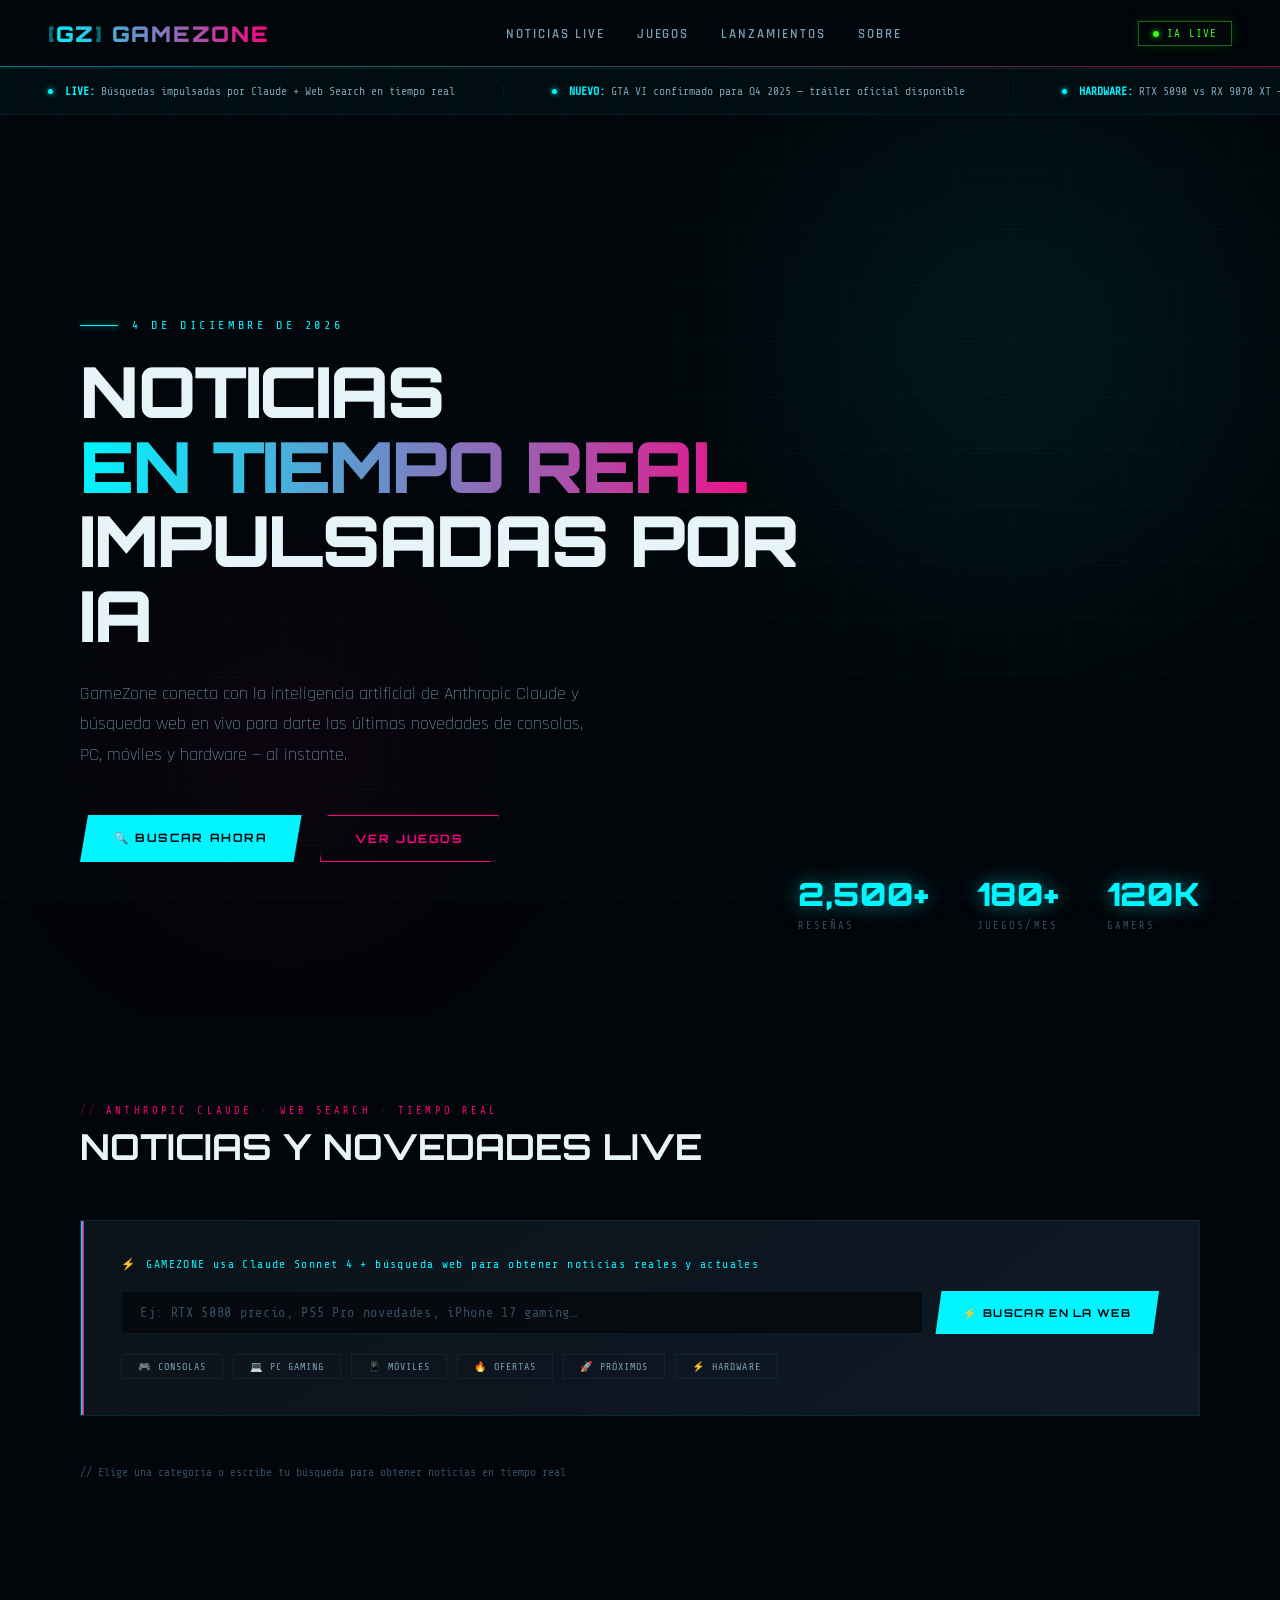
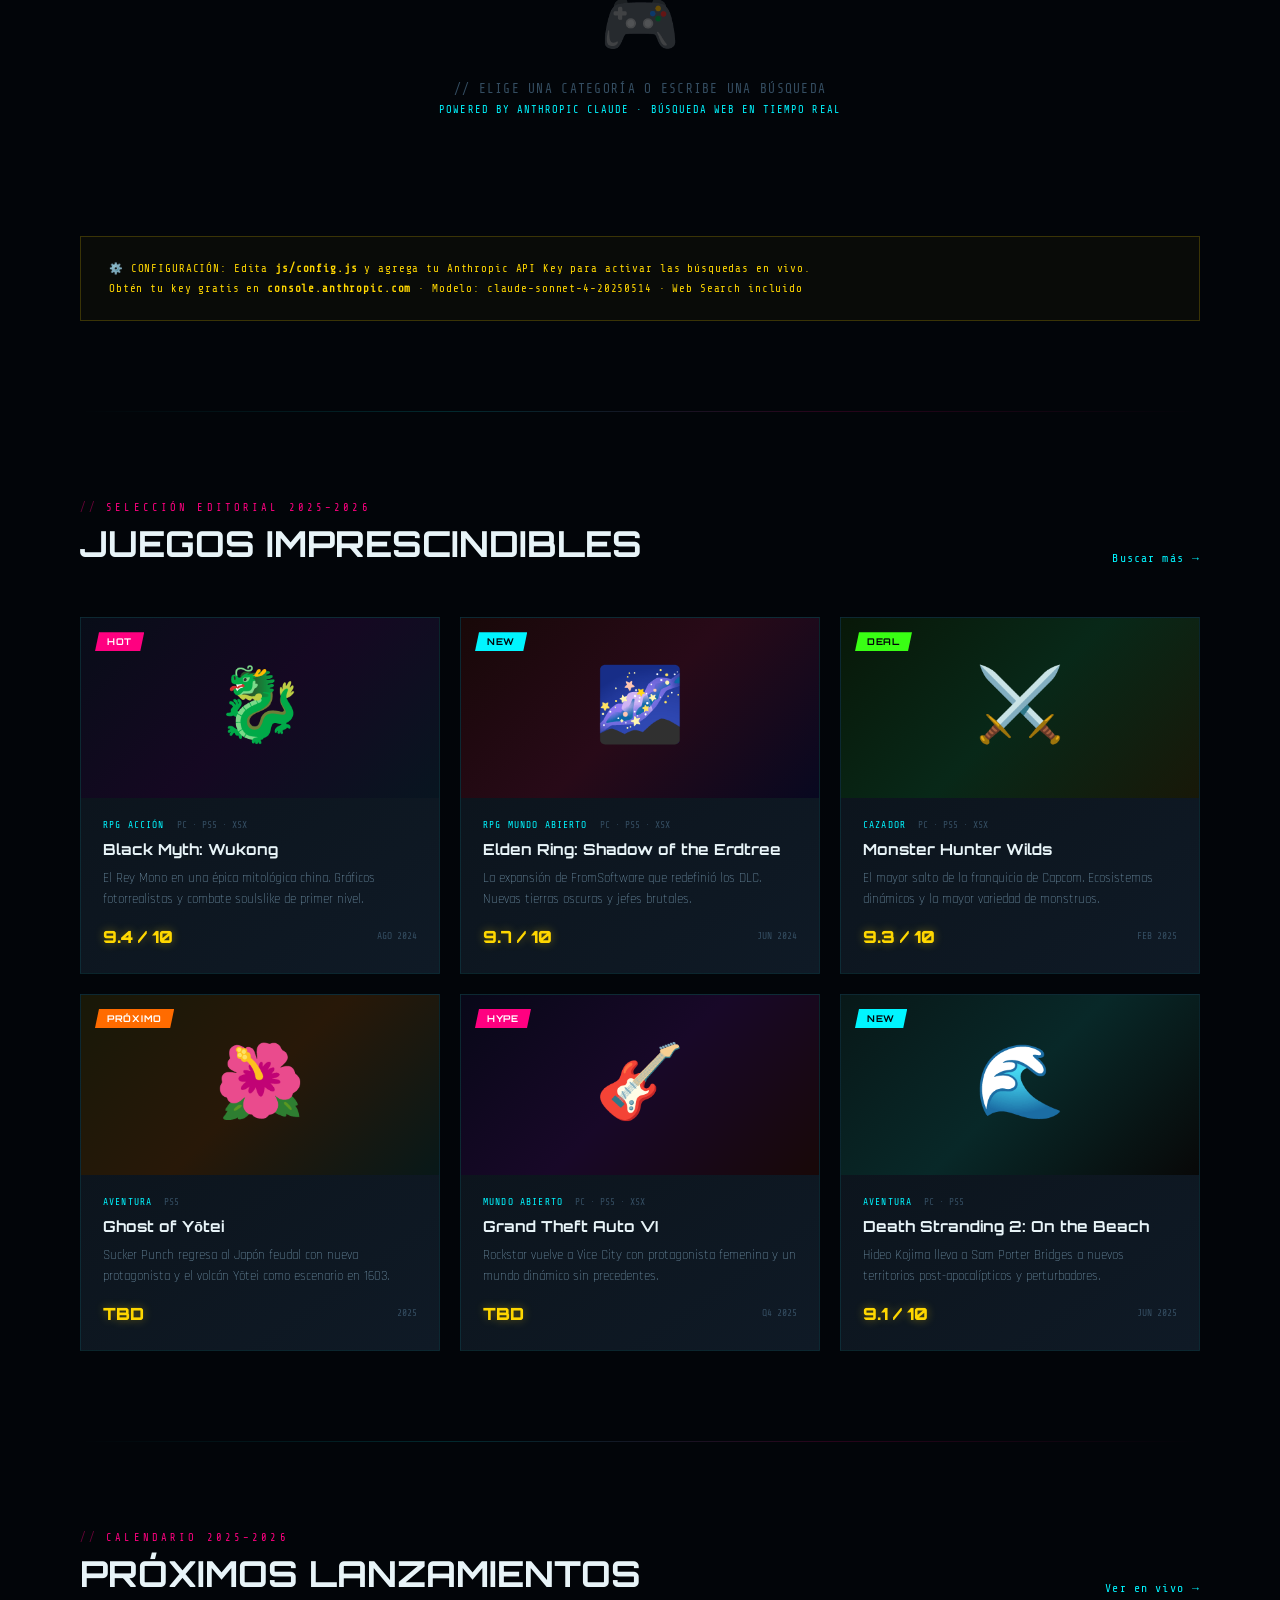
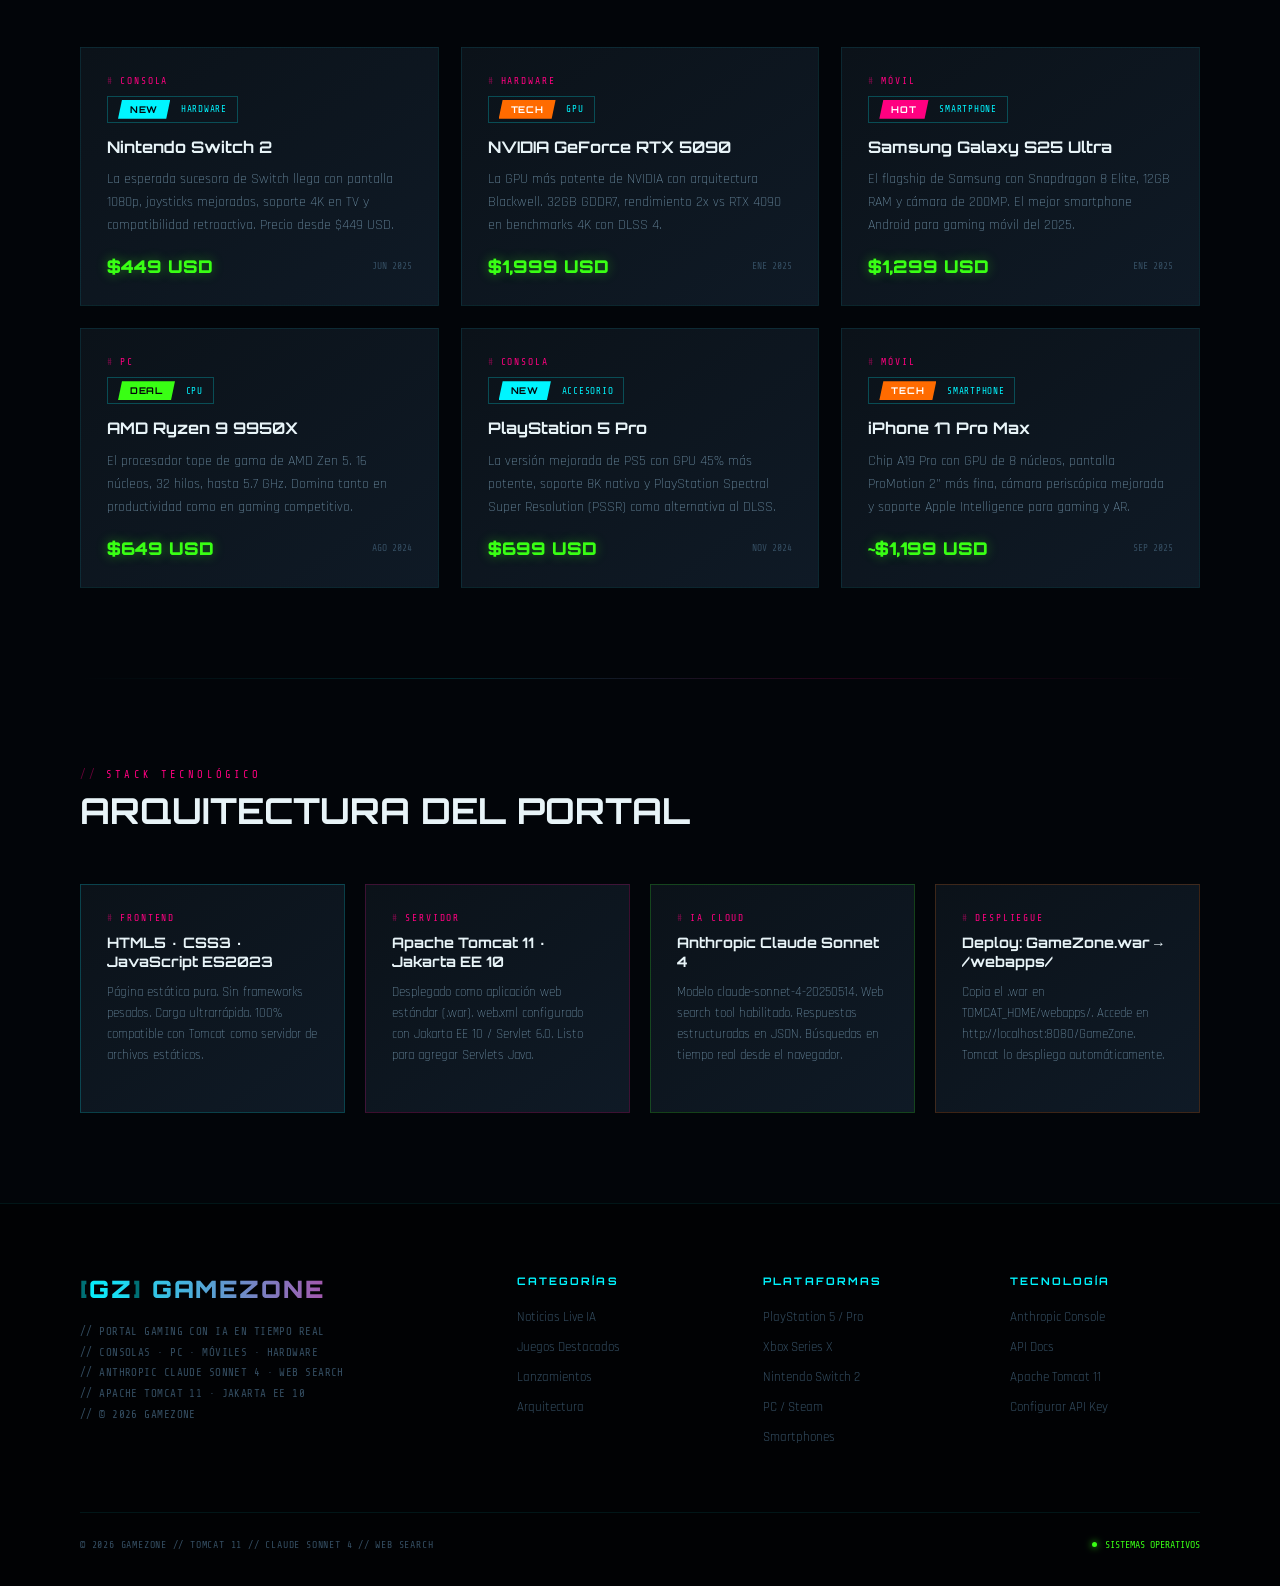
<file: index.html>
<!DOCTYPE html>
<html lang="es">
<head>
    <meta charset="UTF-8">
    <meta name="viewport" content="width=device-width, initial-scale=1.0">
    <meta name="description" content="GameZone Live – Portal de gaming con noticias y novedades en tiempo real impulsado por IA. Consolas, PC, móviles, hardware y ofertas.">
    <title>GameZone LIVE // Portal Gaming con IA</title>
    <link rel="stylesheet" href="css/style.css">
    <link rel="icon" type="image/svg+xml" href="data:image/svg+xml,%3Csvg xmlns='http://www.w3.org/2000/svg' viewBox='0 0 32 32'%3E%3Crect width='32' height='32' fill='%23020509'/%3E%3Ctext x='3' y='24' font-size='22' fill='%2300f5ff'%3E⬡%3C/text%3E%3C/svg%3E">
    <script src="js/config.js"></script>
</head>
<body>

<!-- ════════ NAVBAR ════════ -->
<nav class="navbar">
    <a href="#" class="nav-logo"><span class="logo-br">[</span>GZ<span class="logo-br">]</span> GAMEZONE</a>
    <ul class="nav-links">
        <li><a href="#live">Noticias Live</a></li>
        <li><a href="#juegos">Juegos</a></li>
        <li><a href="#lanzamientos">Lanzamientos</a></li>
        <li><a href="#sobre">Sobre</a></li>
    </ul>
    <div class="nav-live"><div class="live-dot"></div>IA LIVE</div>
</nav>

<!-- ════════ TICKER ════════ -->
<div class="ticker" style="margin-top:68px;">
    <div class="ticker-track">
        <div class="ticker-item"><div class="t-dot"></div><span class="t-txt"><strong>LIVE:</strong> Búsquedas impulsadas por Claude + Web Search en tiempo real</span></div>
        <div class="ticker-item"><div class="t-dot"></div><span class="t-txt"><strong>NUEVO:</strong> GTA VI confirmado para Q4 2025 — tráiler oficial disponible</span></div>
        <div class="ticker-item"><div class="t-dot"></div><span class="t-txt"><strong>HARDWARE:</strong> RTX 5090 vs RX 9070 XT — comparativa de rendimiento publicada</span></div>
        <div class="ticker-item"><div class="t-dot"></div><span class="t-txt"><strong>CONSOLAS:</strong> Nintendo Switch 2 disponible desde Junio 2025</span></div>
        <div class="ticker-item"><div class="t-dot"></div><span class="t-txt"><strong>MÓVIL:</strong> Samsung Galaxy S25 Ultra vs iPhone 16 Pro — benchmark gaming</span></div>
        <div class="ticker-item"><div class="t-dot"></div><span class="t-txt"><strong>OFERTA:</strong> Steam Weekend Deal — hasta 80% de descuento en títulos AAA</span></div>
        <div class="ticker-item"><div class="t-dot"></div><span class="t-txt"><strong>IA:</strong> GameZone usa Anthropic Claude Sonnet 4 con búsqueda web en vivo</span></div>
        <!-- duplicate for loop -->
        <div class="ticker-item"><div class="t-dot"></div><span class="t-txt"><strong>LIVE:</strong> Búsquedas impulsadas por Claude + Web Search en tiempo real</span></div>
        <div class="ticker-item"><div class="t-dot"></div><span class="t-txt"><strong>NUEVO:</strong> GTA VI confirmado para Q4 2025 — tráiler oficial disponible</span></div>
        <div class="ticker-item"><div class="t-dot"></div><span class="t-txt"><strong>HARDWARE:</strong> RTX 5090 vs RX 9070 XT — comparativa de rendimiento publicada</span></div>
        <div class="ticker-item"><div class="t-dot"></div><span class="t-txt"><strong>CONSOLAS:</strong> Nintendo Switch 2 disponible desde Junio 2025</span></div>
        <div class="ticker-item"><div class="t-dot"></div><span class="t-txt"><strong>MÓVIL:</strong> Samsung Galaxy S25 Ultra vs iPhone 16 Pro — benchmark gaming</span></div>
        <div class="ticker-item"><div class="t-dot"></div><span class="t-txt"><strong>OFERTA:</strong> Steam Weekend Deal — hasta 80% de descuento en títulos AAA</span></div>
        <div class="ticker-item"><div class="t-dot"></div><span class="t-txt"><strong>IA:</strong> GameZone usa Anthropic Claude Sonnet 4 con búsqueda web en vivo</span></div>
    </div>
</div>

<!-- ════════ HERO ════════ -->
<section class="hero" id="inicio">
    <div class="orb orb-1"></div>
    <div class="orb orb-2"></div>
    <div class="hero-content">
        <div class="hero-eye"><span id="hero-date">PORTAL GAMING LIVE</span></div>
        <h1 class="hero-title">
            <span class="title-plain">NOTICIAS</span>
            <span class="title-glow">EN TIEMPO REAL</span>
            <span class="title-plain">IMPULSADAS POR IA</span>
        </h1>
        <p class="hero-sub">
            GameZone conecta con la inteligencia artificial de Anthropic Claude y búsqueda web en vivo
            para darte las últimas novedades de consolas, PC, móviles y hardware — al instante.
        </p>
        <div class="hero-cta">
            <a href="#live" class="btn-p">🔍 BUSCAR AHORA</a>
            <a href="#juegos" class="btn-s">VER JUEGOS</a>
        </div>
    </div>
    <div class="hero-stats">
        <div>
            <span class="stat-n" data-target="2500" data-suffix="+">0</span>
            <span class="stat-l">RESEÑAS</span>
        </div>
        <div>
            <span class="stat-n" data-target="180" data-suffix="+">0</span>
            <span class="stat-l">JUEGOS/MES</span>
        </div>
        <div>
            <span class="stat-n" data-target="120" data-suffix="K">0</span>
            <span class="stat-l">GAMERS</span>
        </div>
    </div>
</section>

<!-- ════════ LIVE NEWS SECTION ════════ -->
<section class="section" id="live">
    <div class="sec-hdr">
        <div>
            <div class="sec-label">Anthropic Claude · Web Search · Tiempo Real</div>
            <h2 class="sec-title">NOTICIAS Y NOVEDADES LIVE</h2>
        </div>
    </div>

    <!-- Search Box con IA -->
    <div class="search-box fade-up">
        <div class="search-intro">
            GAMEZONE usa Claude Sonnet 4 + búsqueda web para obtener noticias reales y actuales
        </div>
        <div class="search-row">
            <input
                type="text"
                id="search-input"
                class="search-input"
                placeholder="Ej: RTX 5080 precio, PS5 Pro novedades, iPhone 17 gaming…"
                autocomplete="off"
            />
            <button id="search-btn" class="search-btn">⚡ BUSCAR EN LA WEB</button>
        </div>
        <div id="category-chips" class="category-chips">
            <!-- Chips inyectados por JS -->
        </div>
    </div>

    <div id="results-status" class="results-status"></div>
    <div id="results-grid" class="results-grid">
        <!-- Cards inyectadas por JS -->
        <div class="empty-state">
            <span class="empty-icon">🎮</span>
            <p class="empty-msg">// ELIGE UNA CATEGORÍA O ESCRIBE UNA BÚSQUEDA</p>
            <p class="empty-msg" style="margin-top:8px;color:var(--neon-cyan);font-size:.65rem;">
                POWERED BY ANTHROPIC CLAUDE · BÚSQUEDA WEB EN TIEMPO REAL
            </p>
        </div>
    </div>

    <!-- Instrucción API Key -->
    <div style="margin-top:40px;padding:22px 28px;border:1px solid rgba(255,215,0,.2);background:rgba(255,215,0,.03);">
        <p style="font-family:'Share Tech Mono',monospace;font-size:.68rem;color:var(--neon-gold);letter-spacing:.08em;line-height:1.8;">
            ⚙️ CONFIGURACIÓN: Edita <strong>js/config.js</strong> y agrega tu Anthropic API Key para activar las búsquedas en vivo.<br>
            Obtén tu key gratis en <strong>console.anthropic.com</strong> · Modelo: claude-sonnet-4-20250514 · Web Search incluido
        </p>
    </div>
</section>

<div class="divider"></div>

<!-- ════════ JUEGOS DESTACADOS (estáticos) ════════ -->
<section class="section" id="juegos">
    <div class="sec-hdr">
        <div>
            <div class="sec-label">Selección editorial 2025–2026</div>
            <h2 class="sec-title">JUEGOS IMPRESCINDIBLES</h2>
        </div>
        <a href="#live" class="view-all">Buscar más</a>
    </div>

    <div class="games-grid">

        <div class="game-card fade-up">
            <div class="gc-img g1"><div class="gc-glow"></div>🐉</div>
            <span class="gc-badge rc-badge badge-hot" style="position:absolute;top:14px;left:14px;">HOT</span>
            <div class="gc-body">
                <div class="gc-meta"><span class="gc-genre">RPG ACCIÓN</span><span class="gc-plat">PC · PS5 · XSX</span></div>
                <h3 class="gc-title">Black Myth: Wukong</h3>
                <p class="gc-desc">El Rey Mono en una épica mitológica china. Gráficos fotorrealistas y combate soulslike de primer nivel.</p>
                <div class="gc-foot"><span class="gc-score">9.4 / 10</span><span class="gc-date">AGO 2024</span></div>
            </div>
        </div>

        <div class="game-card fade-up">
            <div class="gc-img g2"><div class="gc-glow"></div>🌌</div>
            <span class="gc-badge rc-badge badge-new" style="position:absolute;top:14px;left:14px;">NEW</span>
            <div class="gc-body">
                <div class="gc-meta"><span class="gc-genre">RPG MUNDO ABIERTO</span><span class="gc-plat">PC · PS5 · XSX</span></div>
                <h3 class="gc-title">Elden Ring: Shadow of the Erdtree</h3>
                <p class="gc-desc">La expansión de FromSoftware que redefinió los DLC. Nuevas tierras oscuras y jefes brutales.</p>
                <div class="gc-foot"><span class="gc-score">9.7 / 10</span><span class="gc-date">JUN 2024</span></div>
            </div>
        </div>

        <div class="game-card fade-up">
            <div class="gc-img g3"><div class="gc-glow"></div>⚔️</div>
            <span class="gc-badge rc-badge badge-deal" style="position:absolute;top:14px;left:14px;">DEAL</span>
            <div class="gc-body">
                <div class="gc-meta"><span class="gc-genre">CAZADOR</span><span class="gc-plat">PC · PS5 · XSX</span></div>
                <h3 class="gc-title">Monster Hunter Wilds</h3>
                <p class="gc-desc">El mayor salto de la franquicia de Capcom. Ecosistemas dinámicos y la mayor variedad de monstruos.</p>
                <div class="gc-foot"><span class="gc-score">9.3 / 10</span><span class="gc-date">FEB 2025</span></div>
            </div>
        </div>

        <div class="game-card fade-up">
            <div class="gc-img g4"><div class="gc-glow"></div>🌺</div>
            <span class="gc-badge rc-badge badge-tech" style="position:absolute;top:14px;left:14px;">PRÓXIMO</span>
            <div class="gc-body">
                <div class="gc-meta"><span class="gc-genre">AVENTURA</span><span class="gc-plat">PS5</span></div>
                <h3 class="gc-title">Ghost of Yōtei</h3>
                <p class="gc-desc">Sucker Punch regresa al Japón feudal con nueva protagonista y el volcán Yōtei como escenario en 1603.</p>
                <div class="gc-foot"><span class="gc-score">TBD</span><span class="gc-date">2025</span></div>
            </div>
        </div>

        <div class="game-card fade-up">
            <div class="gc-img g5"><div class="gc-glow"></div>🎸</div>
            <span class="gc-badge rc-badge badge-hot" style="position:absolute;top:14px;left:14px;">HYPE</span>
            <div class="gc-body">
                <div class="gc-meta"><span class="gc-genre">MUNDO ABIERTO</span><span class="gc-plat">PC · PS5 · XSX</span></div>
                <h3 class="gc-title">Grand Theft Auto VI</h3>
                <p class="gc-desc">Rockstar vuelve a Vice City con protagonista femenina y un mundo dinámico sin precedentes.</p>
                <div class="gc-foot"><span class="gc-score">TBD</span><span class="gc-date">Q4 2025</span></div>
            </div>
        </div>

        <div class="game-card fade-up">
            <div class="gc-img g6"><div class="gc-glow"></div>🌊</div>
            <span class="gc-badge rc-badge badge-new" style="position:absolute;top:14px;left:14px;">NEW</span>
            <div class="gc-body">
                <div class="gc-meta"><span class="gc-genre">AVENTURA</span><span class="gc-plat">PC · PS5</span></div>
                <h3 class="gc-title">Death Stranding 2: On the Beach</h3>
                <p class="gc-desc">Hideo Kojima lleva a Sam Porter Bridges a nuevos territorios post-apocalípticos y perturbadores.</p>
                <div class="gc-foot"><span class="gc-score">9.1 / 10</span><span class="gc-date">JUN 2025</span></div>
            </div>
        </div>

    </div>
</section>

<div class="divider"></div>

<!-- ════════ LANZAMIENTOS ════════ -->
<section class="section" id="lanzamientos">
    <div class="sec-hdr">
        <div>
            <div class="sec-label">Calendario 2025–2026</div>
            <h2 class="sec-title">PRÓXIMOS LANZAMIENTOS</h2>
        </div>
        <a href="#live" class="view-all">Ver en vivo</a>
    </div>

    <div class="results-grid">

        <div class="result-card fade-up">
            <div class="rc-tag">consola</div>
            <div class="rc-cat"><span class="rc-badge badge-new">NEW</span>&nbsp;Hardware</div>
            <h3 class="rc-title">Nintendo Switch 2</h3>
            <p class="rc-body">La esperada sucesora de Switch llega con pantalla 1080p, joysticks mejorados, soporte 4K en TV y compatibilidad retroactiva. Precio desde $449 USD.</p>
            <div class="rc-footer"><span class="rc-price">$449 USD</span><span class="rc-date">JUN 2025</span></div>
        </div>

        <div class="result-card fade-up">
            <div class="rc-tag">hardware</div>
            <div class="rc-cat"><span class="rc-badge badge-tech">TECH</span>&nbsp;GPU</div>
            <h3 class="rc-title">NVIDIA GeForce RTX 5090</h3>
            <p class="rc-body">La GPU más potente de NVIDIA con arquitectura Blackwell. 32GB GDDR7, rendimiento 2x vs RTX 4090 en benchmarks 4K con DLSS 4.</p>
            <div class="rc-footer"><span class="rc-price">$1,999 USD</span><span class="rc-date">ENE 2025</span></div>
        </div>

        <div class="result-card fade-up">
            <div class="rc-tag">móvil</div>
            <div class="rc-cat"><span class="rc-badge badge-hot">HOT</span>&nbsp;Smartphone</div>
            <h3 class="rc-title">Samsung Galaxy S25 Ultra</h3>
            <p class="rc-body">El flagship de Samsung con Snapdragon 8 Elite, 12GB RAM y cámara de 200MP. El mejor smartphone Android para gaming móvil del 2025.</p>
            <div class="rc-footer"><span class="rc-price">$1,299 USD</span><span class="rc-date">ENE 2025</span></div>
        </div>

        <div class="result-card fade-up">
            <div class="rc-tag">pc</div>
            <div class="rc-cat"><span class="rc-badge badge-deal">DEAL</span>&nbsp;CPU</div>
            <h3 class="rc-title">AMD Ryzen 9 9950X</h3>
            <p class="rc-body">El procesador tope de gama de AMD Zen 5. 16 núcleos, 32 hilos, hasta 5.7 GHz. Domina tanto en productividad como en gaming competitivo.</p>
            <div class="rc-footer"><span class="rc-price">$649 USD</span><span class="rc-date">AGO 2024</span></div>
        </div>

        <div class="result-card fade-up">
            <div class="rc-tag">consola</div>
            <div class="rc-cat"><span class="rc-badge badge-new">NEW</span>&nbsp;Accesorio</div>
            <h3 class="rc-title">PlayStation 5 Pro</h3>
            <p class="rc-body">La versión mejorada de PS5 con GPU 45% más potente, soporte 8K nativo y PlayStation Spectral Super Resolution (PSSR) como alternativa al DLSS.</p>
            <div class="rc-footer"><span class="rc-price">$699 USD</span><span class="rc-date">NOV 2024</span></div>
        </div>

        <div class="result-card fade-up">
            <div class="rc-tag">móvil</div>
            <div class="rc-cat"><span class="rc-badge badge-tech">TECH</span>&nbsp;Smartphone</div>
            <h3 class="rc-title">iPhone 17 Pro Max</h3>
            <p class="rc-body">Chip A19 Pro con GPU de 8 núcleos, pantalla ProMotion 2" más fina, cámara periscópica mejorada y soporte Apple Intelligence para gaming y AR.</p>
            <div class="rc-footer"><span class="rc-price">~$1,199 USD</span><span class="rc-date">SEP 2025</span></div>
        </div>

    </div>
</section>

<div class="divider"></div>

<!-- ════════ SOBRE / ARQUITECTURA ════════ -->
<section class="section" id="sobre">
    <div class="sec-hdr">
        <div>
            <div class="sec-label">Stack tecnológico</div>
            <h2 class="sec-title">ARQUITECTURA DEL PORTAL</h2>
        </div>
    </div>

    <div style="display:grid;grid-template-columns:repeat(auto-fill,minmax(260px,1fr));gap:20px;">

        <div class="result-card fade-up" style="border-color:rgba(0,245,255,.2);">
            <div class="rc-tag">frontend</div>
            <h3 class="rc-title" style="font-size:.9rem;">HTML5 · CSS3 · JavaScript ES2023</h3>
            <p class="rc-body" style="font-size:.8rem;">Página estática pura. Sin frameworks pesados. Carga ultrarrápida. 100% compatible con Tomcat como servidor de archivos estáticos.</p>
        </div>

        <div class="result-card fade-up" style="border-color:rgba(255,0,128,.2);">
            <div class="rc-tag">servidor</div>
            <h3 class="rc-title" style="font-size:.9rem;">Apache Tomcat 11 · Jakarta EE 10</h3>
            <p class="rc-body" style="font-size:.8rem;">Desplegado como aplicación web estándar (.war). web.xml configurado con Jakarta EE 10 / Servlet 6.0. Listo para agregar Servlets Java.</p>
        </div>

        <div class="result-card fade-up" style="border-color:rgba(57,255,20,.2);">
            <div class="rc-tag">ia cloud</div>
            <h3 class="rc-title" style="font-size:.9rem;">Anthropic Claude Sonnet 4</h3>
            <p class="rc-body" style="font-size:.8rem;">Modelo claude-sonnet-4-20250514. Web search tool habilitado. Respuestas estructuradas en JSON. Búsquedas en tiempo real desde el navegador.</p>
        </div>

        <div class="result-card fade-up" style="border-color:rgba(255,107,0,.2);">
            <div class="rc-tag">despliegue</div>
            <h3 class="rc-title" style="font-size:.9rem;">Deploy: GameZone.war → /webapps/</h3>
            <p class="rc-body" style="font-size:.8rem;">Copia el .war en TOMCAT_HOME/webapps/. Accede en http://localhost:8080/GameZone. Tomcat lo despliega automáticamente.</p>
        </div>

    </div>
</section>

<!-- ════════ FOOTER ════════ -->
<footer class="footer">
    <div class="footer-grid">
        <div class="footer-brand">
            <a href="#" class="nav-logo" style="display:block;margin-bottom:18px;font-size:1.5rem;">
                <span class="logo-br">[</span>GZ<span class="logo-br">]</span> GAMEZONE
            </a>
            <p class="footer-tag">
                // PORTAL GAMING CON IA EN TIEMPO REAL<br>
                // CONSOLAS · PC · MÓVILES · HARDWARE<br>
                // ANTHROPIC CLAUDE SONNET 4 · WEB SEARCH<br>
                // APACHE TOMCAT 11 · JAKARTA EE 10<br>
                // © 2026 GAMEZONE
            </p>
        </div>
        <div class="footer-col">
            <h4>Categorías</h4>
            <ul>
                <li><a href="#live">Noticias Live IA</a></li>
                <li><a href="#juegos">Juegos Destacados</a></li>
                <li><a href="#lanzamientos">Lanzamientos</a></li>
                <li><a href="#sobre">Arquitectura</a></li>
            </ul>
        </div>
        <div class="footer-col">
            <h4>Plataformas</h4>
            <ul>
                <li><a href="#live">PlayStation 5 / Pro</a></li>
                <li><a href="#live">Xbox Series X</a></li>
                <li><a href="#live">Nintendo Switch 2</a></li>
                <li><a href="#live">PC / Steam</a></li>
                <li><a href="#live">Smartphones</a></li>
            </ul>
        </div>
        <div class="footer-col">
            <h4>Tecnología</h4>
            <ul>
                <li><a href="https://console.anthropic.com" target="_blank">Anthropic Console</a></li>
                <li><a href="https://docs.anthropic.com" target="_blank">API Docs</a></li>
                <li><a href="https://tomcat.apache.org" target="_blank">Apache Tomcat 11</a></li>
                <li><a href="js/config.js">Configurar API Key</a></li>
            </ul>
        </div>
    </div>
    <div class="footer-bottom">
        <span class="footer-copy">© 2026 GAMEZONE // TOMCAT 11 // CLAUDE SONNET 4 // WEB SEARCH</span>
        <div class="footer-sig"><div class="sig-dot"></div>SISTEMAS OPERATIVOS</div>
    </div>
</footer>

<script src="js/main.js"></script>
</body>
</html>
</file>
<file: css/style.css>
/* ===== GAMEZONE LIVE – Cyber Noir · Apache Tomcat 11 ===== */
@import url('https://fonts.googleapis.com/css2?family=Orbitron:wght@400;700;900&family=Rajdhani:wght@300;400;600;700&family=Share+Tech+Mono&display=swap');

:root {
    --bg-void: #020509;
    --bg-dark: #070b10;
    --bg-card: #0b1219;
    --bg-card-h: #0f1a26;
    --neon-cyan: #00f5ff;
    --neon-magenta: #ff0080;
    --neon-gold: #ffd700;
    --neon-green: #39ff14;
    --neon-orange: #ff6b00;
    --text-primary: #e8f4f8;
    --text-secondary: #7a9eb5;
    --text-muted: #344d61;
    --border-s: rgba(0,245,255,0.08);
    --border-m: rgba(0,245,255,0.25);
    --grad-accent: linear-gradient(90deg,var(--neon-cyan),var(--neon-magenta));
    --grad-card: linear-gradient(145deg,#0b1219,#0f1a26);
    --shadow-c: 0 0 20px rgba(0,245,255,0.35),0 0 60px rgba(0,245,255,0.08);
    --shadow-m: 0 0 20px rgba(255,0,128,0.35),0 0 60px rgba(255,0,128,0.08);
    --shadow-card: 0 8px 40px rgba(0,0,0,0.7);
    --r: 0px;
}

*,*::before,*::after{box-sizing:border-box;margin:0;padding:0}
html{scroll-behavior:smooth}

body{
    font-family:'Rajdhani',sans-serif;
    background:var(--bg-void);
    color:var(--text-primary);
    min-height:100vh;
    overflow-x:hidden;
}

/* scanlines */
body::before{
    content:'';position:fixed;inset:0;
    background:repeating-linear-gradient(0deg,transparent,transparent 2px,rgba(0,245,255,0.012) 2px,rgba(0,245,255,0.012) 4px);
    pointer-events:none;z-index:900;
}
/* grid */
body::after{
    content:'';position:fixed;inset:0;
    background-image:linear-gradient(rgba(0,245,255,0.025) 1px,transparent 1px),linear-gradient(90deg,rgba(0,245,255,0.025) 1px,transparent 1px);
    background-size:56px 56px;pointer-events:none;z-index:0;
}

/* ── NAVBAR ── */
.navbar{
    position:fixed;top:0;left:0;right:0;z-index:800;
    padding:0 48px;height:68px;
    display:flex;align-items:center;justify-content:space-between;
    background:rgba(2,5,9,0.94);backdrop-filter:blur(24px);
    border-bottom:1px solid var(--border-s);
    transition:background .3s;
}
.navbar::after{
    content:'';position:absolute;bottom:0;left:0;right:0;height:1px;
    background:var(--grad-accent);opacity:.5;
}
.nav-logo{
    font-family:'Orbitron',monospace;font-size:1.35rem;font-weight:900;
    letter-spacing:.08em;text-decoration:none;
    background:var(--grad-accent);-webkit-background-clip:text;
    -webkit-text-fill-color:transparent;background-clip:text;
}
.logo-br{-webkit-text-fill-color:var(--neon-cyan);opacity:.45;}
.nav-links{display:flex;gap:32px;list-style:none;}
.nav-links a{
    font-family:'Rajdhani',sans-serif;font-weight:600;font-size:.82rem;
    letter-spacing:.15em;text-transform:uppercase;
    color:var(--text-secondary);text-decoration:none;
    transition:color .3s;position:relative;
}
.nav-links a::after{
    content:'';position:absolute;bottom:-4px;left:0;width:0;height:1px;
    background:var(--neon-cyan);box-shadow:0 0 8px var(--neon-cyan);
    transition:width .3s;
}
.nav-links a:hover{color:var(--neon-cyan);}
.nav-links a:hover::after{width:100%;}
.nav-live{
    display:flex;align-items:center;gap:8px;
    font-family:'Share Tech Mono',monospace;font-size:.68rem;
    color:var(--neon-green);border:1px solid rgba(57,255,20,.4);
    padding:5px 14px;letter-spacing:.1em;
    box-shadow:0 0 12px rgba(57,255,20,.15);
}
.live-dot{
    width:6px;height:6px;border-radius:50%;
    background:var(--neon-green);box-shadow:0 0 6px var(--neon-green);
    animation:blink 1.4s infinite;
}
@keyframes blink{0%,100%{opacity:1}50%{opacity:.2}}

/* ── HERO ── */
.hero{
    position:relative;min-height:100vh;
    display:flex;align-items:center;
    padding:130px 80px 80px;overflow:hidden;z-index:1;
}
.orb{position:absolute;border-radius:50%;filter:blur(90px);pointer-events:none;}
.orb-1{width:700px;height:700px;background:radial-gradient(circle,rgba(0,245,255,0.1) 0%,transparent 70%);top:-120px;right:-80px;animation:floatOrb 9s ease-in-out infinite;}
.orb-2{width:450px;height:450px;background:radial-gradient(circle,rgba(255,0,128,0.08) 0%,transparent 70%);bottom:40px;left:60px;animation:floatOrb 11s ease-in-out infinite reverse;}
@keyframes floatOrb{0%,100%{transform:translateY(0) scale(1)}50%{transform:translateY(-28px) scale(1.04)}}

.hero-content{position:relative;z-index:2;max-width:720px;}
.hero-eye{
    font-family:'Share Tech Mono',monospace;font-size:.75rem;
    color:var(--neon-cyan);letter-spacing:.3em;text-transform:uppercase;
    margin-bottom:22px;display:flex;align-items:center;gap:14px;
}
.hero-eye::before{content:'';display:inline-block;width:38px;height:1px;background:var(--neon-cyan);box-shadow:0 0 6px var(--neon-cyan);}
.hero-title{
    font-family:'Orbitron',monospace;
    font-size:clamp(2.6rem,5.5vw,4.8rem);
    font-weight:900;line-height:1.06;
    letter-spacing:-.02em;margin-bottom:26px;
}
.title-plain{display:block;color:var(--text-primary);}
.title-glow{
    display:block;
    background:var(--grad-accent);
    -webkit-background-clip:text;-webkit-text-fill-color:transparent;background-clip:text;
}
.hero-sub{
    font-size:1.1rem;color:var(--text-secondary);line-height:1.75;
    margin-bottom:44px;max-width:520px;font-weight:300;
}
.hero-cta{display:flex;gap:18px;flex-wrap:wrap;}

.btn-p{
    font-family:'Orbitron',monospace;font-size:.72rem;font-weight:700;
    letter-spacing:.14em;text-transform:uppercase;
    color:var(--bg-void);background:var(--neon-cyan);
    border:none;padding:15px 34px;cursor:pointer;text-decoration:none;
    display:inline-block;
    clip-path:polygon(8px 0%,100% 0%,calc(100% - 8px) 100%,0% 100%);
    transition:all .3s;box-shadow:var(--shadow-c);
}
.btn-p:hover{background:#fff;box-shadow:0 0 50px rgba(0,245,255,.8);transform:translateY(-2px);}

.btn-s{
    font-family:'Orbitron',monospace;font-size:.72rem;font-weight:700;
    letter-spacing:.14em;text-transform:uppercase;
    color:var(--neon-magenta);background:transparent;
    border:1px solid var(--neon-magenta);
    padding:15px 34px;cursor:pointer;text-decoration:none;
    display:inline-block;
    clip-path:polygon(8px 0%,100% 0%,calc(100% - 8px) 100%,0% 100%);
    transition:all .3s;
}
.btn-s:hover{background:rgba(255,0,128,.1);box-shadow:var(--shadow-m);transform:translateY(-2px);}

.hero-stats{
    position:absolute;right:80px;bottom:80px;
    display:flex;gap:48px;z-index:2;
}
.stat-n{
    font-family:'Orbitron',monospace;font-size:2rem;font-weight:900;
    color:var(--neon-cyan);text-shadow:0 0 20px rgba(0,245,255,.5);display:block;
}
.stat-l{font-size:.65rem;letter-spacing:.2em;text-transform:uppercase;color:var(--text-muted);font-family:'Share Tech Mono',monospace;}

/* ── TICKER ── */
.ticker{
    background:rgba(0,245,255,.03);
    border-top:1px solid var(--border-s);border-bottom:1px solid var(--border-s);
    padding:16px 0;overflow:hidden;position:relative;z-index:1;
}
.ticker-track{display:flex;width:max-content;animation:tickScroll 40s linear infinite;}
.ticker-item{display:flex;align-items:center;gap:12px;padding:0 48px;border-right:1px solid var(--border-s);white-space:nowrap;}
.t-dot{width:5px;height:5px;border-radius:50%;background:var(--neon-cyan);box-shadow:0 0 5px var(--neon-cyan);flex-shrink:0;}
.t-txt{font-family:'Share Tech Mono',monospace;font-size:.72rem;color:var(--text-secondary);}
.t-txt strong{color:var(--neon-cyan);}
@keyframes tickScroll{0%{transform:translateX(0)}100%{transform:translateX(-50%)}}

/* ── SECTION ── */
.section{position:relative;padding:90px 80px;z-index:1;}
.sec-hdr{display:flex;align-items:flex-end;justify-content:space-between;margin-bottom:52px;gap:20px;}
.sec-label{font-family:'Share Tech Mono',monospace;font-size:.65rem;color:var(--neon-magenta);letter-spacing:.3em;text-transform:uppercase;margin-bottom:8px;display:flex;align-items:center;gap:8px;}
.sec-label::before{content:'//';opacity:.4;}
.sec-title{font-family:'Orbitron',monospace;font-size:clamp(1.6rem,2.8vw,2.4rem);font-weight:700;color:var(--text-primary);line-height:1.2;}
.view-all{font-family:'Share Tech Mono',monospace;font-size:.72rem;color:var(--neon-cyan);text-decoration:none;letter-spacing:.1em;display:flex;align-items:center;gap:8px;white-space:nowrap;transition:gap .3s;}
.view-all:hover{gap:14px;}
.view-all::after{content:'→';}
.divider{width:calc(100% - 160px);height:1px;margin:0 80px;background:linear-gradient(90deg,transparent,var(--neon-cyan),var(--neon-magenta),transparent);opacity:.15;}

/* ── API SEARCH BOX ── */
.search-box{
    background:var(--grad-card);border:1px solid var(--border-s);
    padding:36px 40px;margin-bottom:50px;position:relative;
    display:flex;flex-direction:column;gap:20px;
}
.search-box::before{content:'';position:absolute;top:0;left:0;width:3px;height:100%;background:var(--grad-accent);}
.search-intro{
    font-family:'Share Tech Mono',monospace;font-size:.72rem;
    color:var(--neon-cyan);letter-spacing:.12em;
    display:flex;align-items:center;gap:10px;
}
.search-intro::before{content:'⚡';}
.search-row{display:flex;gap:12px;flex-wrap:wrap;}
.search-input{
    flex:1;min-width:280px;
    font-family:'Share Tech Mono',monospace;font-size:.85rem;
    color:var(--text-primary);background:rgba(0,0,0,.5);
    border:1px solid var(--border-s);padding:13px 18px;
    outline:none;transition:border-color .3s;
    letter-spacing:.05em;
}
.search-input::placeholder{color:var(--text-muted);}
.search-input:focus{border-color:var(--neon-cyan);box-shadow:0 0 12px rgba(0,245,255,.15);}
.search-btn{
    font-family:'Orbitron',monospace;font-size:.68rem;font-weight:700;
    letter-spacing:.12em;text-transform:uppercase;
    background:var(--neon-cyan);color:var(--bg-void);
    border:none;padding:13px 28px;cursor:pointer;
    clip-path:polygon(6px 0%,100% 0%,calc(100% - 6px) 100%,0% 100%);
    transition:all .3s;white-space:nowrap;
}
.search-btn:hover{background:#fff;box-shadow:var(--shadow-c);}
.search-btn:disabled{opacity:.5;cursor:not-allowed;}
.category-chips{display:flex;gap:10px;flex-wrap:wrap;}
.chip{
    font-family:'Share Tech Mono',monospace;font-size:.63rem;
    color:var(--text-secondary);border:1px solid var(--border-s);
    padding:6px 16px;cursor:pointer;letter-spacing:.1em;
    text-transform:uppercase;transition:all .3s;background:transparent;
}
.chip:hover,.chip.active{color:var(--neon-cyan);border-color:var(--neon-cyan);background:rgba(0,245,255,.06);}

/* ── RESULTS GRID ── */
.results-status{
    font-family:'Share Tech Mono',monospace;font-size:.72rem;
    color:var(--text-muted);margin-bottom:28px;display:flex;align-items:center;gap:10px;
}
.results-status.loading{color:var(--neon-cyan);}
.results-status.loading::before{content:'';display:inline-block;width:10px;height:10px;border:1px solid var(--neon-cyan);border-top-color:transparent;border-radius:50%;animation:spin .8s linear infinite;}
.results-status.error{color:var(--neon-magenta);}
@keyframes spin{to{transform:rotate(360deg)}}

.results-grid{
    display:grid;
    grid-template-columns:repeat(auto-fill,minmax(340px,1fr));
    gap:22px;
}

.result-card{
    background:var(--grad-card);border:1px solid var(--border-s);
    padding:28px 26px;position:relative;overflow:hidden;
    cursor:pointer;transition:all .35s;
    animation:fadeSlide .5s ease both;
}
@keyframes fadeSlide{from{opacity:0;transform:translateY(20px)}to{opacity:1;transform:translateY(0)}}
.result-card:hover{border-color:var(--border-m);transform:translateY(-4px);box-shadow:var(--shadow-card),var(--shadow-c);}
.result-card::before{content:'';position:absolute;top:0;left:0;width:2px;height:0;background:var(--grad-accent);transition:height .35s;}
.result-card:hover::before{height:100%;}

.rc-tag{
    font-family:'Share Tech Mono',monospace;font-size:.6rem;
    color:var(--neon-magenta);letter-spacing:.2em;text-transform:uppercase;
    margin-bottom:10px;display:flex;align-items:center;gap:6px;
}
.rc-tag::before{content:'#';opacity:.4;}
.rc-cat{
    display:inline-flex;align-items:center;gap:5px;
    font-family:'Share Tech Mono',monospace;font-size:.58rem;
    color:var(--neon-cyan);border:1px solid rgba(0,245,255,.25);
    padding:3px 10px;margin-bottom:14px;letter-spacing:.08em;text-transform:uppercase;
}
.rc-title{
    font-family:'Orbitron',monospace;font-size:1rem;font-weight:700;
    color:var(--text-primary);margin-bottom:10px;line-height:1.35;
}
.rc-body{font-size:.87rem;color:var(--text-secondary);line-height:1.65;font-weight:300;margin-bottom:18px;}
.rc-footer{display:flex;align-items:center;justify-content:space-between;}
.rc-price{font-family:'Orbitron',monospace;font-size:1.1rem;font-weight:900;color:var(--neon-green);text-shadow:0 0 12px rgba(57,255,20,.4);}
.rc-date{font-family:'Share Tech Mono',monospace;font-size:.6rem;color:var(--text-muted);}
.rc-badge{
    font-family:'Orbitron',monospace;font-size:.58rem;font-weight:700;
    letter-spacing:.08em;padding:4px 12px;
    clip-path:polygon(4px 0%,100% 0%,calc(100% - 4px) 100%,0% 100%);
}
.badge-new{background:var(--neon-cyan);color:var(--bg-void);}
.badge-hot{background:var(--neon-magenta);color:#fff;}
.badge-deal{background:var(--neon-green);color:var(--bg-void);}
.badge-tech{background:var(--neon-orange);color:#fff;}

/* ── EMPTY STATE ── */
.empty-state{
    grid-column:1/-1;text-align:center;padding:80px 20px;
    font-family:'Share Tech Mono',monospace;
}
.empty-icon{font-size:4rem;margin-bottom:20px;display:block;opacity:.4;}
.empty-msg{color:var(--text-muted);font-size:.8rem;letter-spacing:.1em;}

/* ── FEATURED GAMES (static section) ── */
.games-grid{display:grid;grid-template-columns:repeat(auto-fill,minmax(280px,1fr));gap:20px;}
.game-card{
    background:var(--grad-card);border:1px solid var(--border-s);
    overflow:hidden;cursor:pointer;transition:all .35s;
    animation:fadeSlide .5s ease both;
}
.game-card:hover{border-color:var(--border-m);transform:translateY(-5px);box-shadow:var(--shadow-card),var(--shadow-c);}
.game-card::after{content:'';position:absolute;bottom:0;left:0;right:0;height:2px;background:var(--grad-accent);transform:scaleX(0);transition:transform .35s;transform-origin:left;}
.game-card:hover::after{transform:scaleX(1);}
.game-card{position:relative;}

.gc-img{
    width:100%;height:180px;display:flex;align-items:center;justify-content:center;
    font-size:4.5rem;position:relative;overflow:hidden;
}
.gc-glow{position:absolute;inset:0;opacity:0;transition:opacity .35s;background:radial-gradient(circle at center,rgba(0,245,255,.15) 0%,transparent 70%);}
.game-card:hover .gc-glow{opacity:1;}
.g1{background:linear-gradient(135deg,#080d18,#150822,#081520);}
.g2{background:linear-gradient(135deg,#180808,#280a18,#080820);}
.g3{background:linear-gradient(135deg,#081808,#082818,#181808);}
.g4{background:linear-gradient(135deg,#181808,#281808,#081818);}
.g5{background:linear-gradient(135deg,#080818,#180828,#180808);}
.g6{background:linear-gradient(135deg,#081818,#082828,#080808);}

.gc-body{padding:22px 22px 26px;}
.gc-meta{display:flex;gap:12px;margin-bottom:10px;}
.gc-genre{font-family:'Share Tech Mono',monospace;font-size:.6rem;color:var(--neon-cyan);letter-spacing:.12em;text-transform:uppercase;}
.gc-plat{font-family:'Share Tech Mono',monospace;font-size:.6rem;color:var(--text-muted);}
.gc-title{font-family:'Orbitron',monospace;font-size:.95rem;font-weight:700;color:var(--text-primary);margin-bottom:8px;line-height:1.3;}
.gc-desc{font-size:.82rem;color:var(--text-secondary);line-height:1.6;margin-bottom:16px;font-weight:300;}
.gc-foot{display:flex;align-items:center;justify-content:space-between;}
.gc-score{font-family:'Orbitron',monospace;font-size:1.05rem;font-weight:900;color:var(--neon-gold);text-shadow:0 0 10px rgba(255,215,0,.4);}
.gc-date{font-family:'Share Tech Mono',monospace;font-size:.6rem;color:var(--text-muted);}
.gc-badge{position:absolute;top:14px;left:14px;}

/* ── FOOTER ── */
.footer{
    position:relative;z-index:1;padding:70px 80px 36px;
    border-top:1px solid var(--border-s);background:rgba(0,0,0,.45);
}
.footer-grid{display:grid;grid-template-columns:2fr 1fr 1fr 1fr;gap:56px;margin-bottom:56px;}
.footer-brand .nav-logo{display:block;margin-bottom:18px;font-size:1.5rem;}
.footer-tag{font-family:'Share Tech Mono',monospace;font-size:.68rem;color:var(--text-muted);line-height:1.9;letter-spacing:.04em;}
.footer-col h4{font-family:'Orbitron',monospace;font-size:.65rem;font-weight:700;letter-spacing:.2em;text-transform:uppercase;color:var(--neon-cyan);margin-bottom:18px;}
.footer-col ul{list-style:none;}
.footer-col ul li{margin-bottom:9px;}
.footer-col ul a{font-size:.83rem;color:var(--text-muted);text-decoration:none;transition:color .2s;}
.footer-col ul a:hover{color:var(--text-primary);}
.footer-bottom{display:flex;align-items:center;justify-content:space-between;padding-top:26px;border-top:1px solid var(--border-s);}
.footer-copy{font-family:'Share Tech Mono',monospace;font-size:.62rem;color:var(--text-muted);letter-spacing:.08em;}
.footer-sig{display:flex;align-items:center;gap:8px;font-family:'Share Tech Mono',monospace;font-size:.62rem;color:var(--neon-green);}
.sig-dot{width:5px;height:5px;background:var(--neon-green);border-radius:50%;box-shadow:0 0 7px var(--neon-green);animation:blink 2s infinite;}

/* ── ANIMATIONS ── */
.fade-up{opacity:0;transform:translateY(28px);transition:opacity .65s ease,transform .65s ease;}
.fade-up.visible{opacity:1;transform:translateY(0);}

/* ── RESPONSIVE ── */
@media(max-width:1100px){
    .hero,.section{padding-left:40px;padding-right:40px;}
    .footer{padding:56px 40px 28px;}
    .footer-grid{grid-template-columns:1fr 1fr;gap:36px;}
    .divider{margin:0 40px;width:calc(100% - 80px);}
    .hero-stats{position:static;margin-top:44px;}
}
@media(max-width:768px){
    .navbar{padding:0 20px;}
    .nav-links{display:none;}
    .hero{padding:100px 22px 56px;}
    .section{padding:56px 22px;}
    .footer{padding:56px 22px 28px;}
    .footer-grid{grid-template-columns:1fr;gap:28px;}
    .divider{margin:0 22px;width:calc(100% - 44px);}
    .search-row{flex-direction:column;}
    .search-input{min-width:auto;}
    .hero-stats{gap:28px;}
}
</file>
